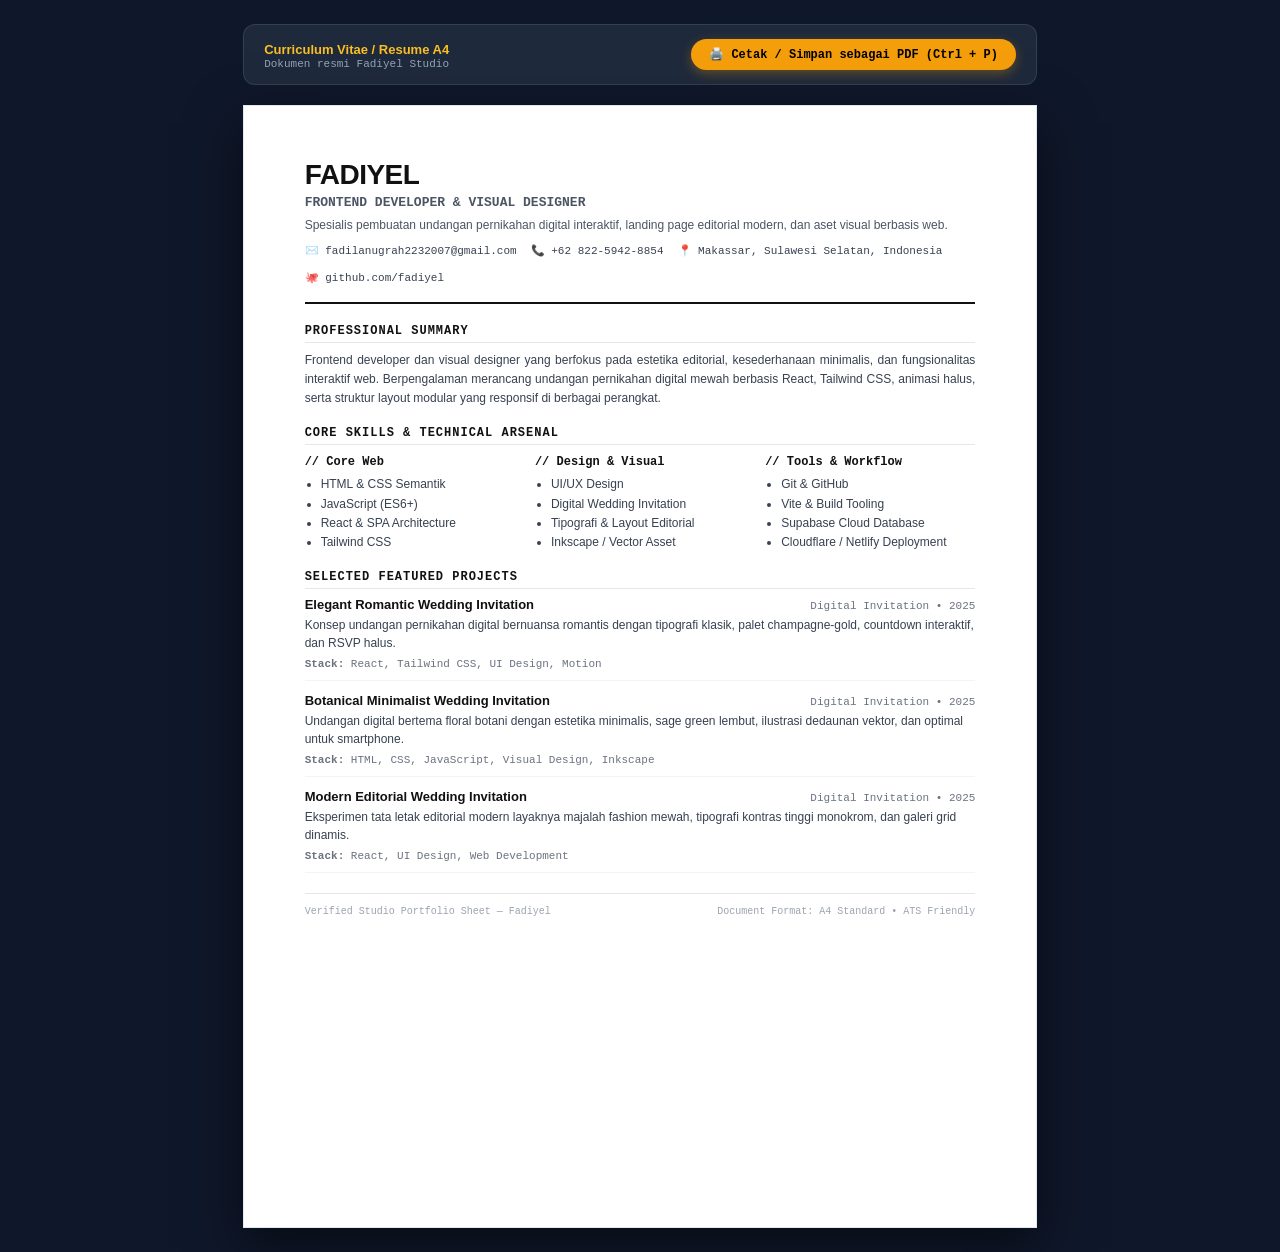
<file: public/cv.html>
<!DOCTYPE html>
<html lang="id">
<head>
  <meta charset="UTF-8">
  <meta name="viewport" content="width=device-width, initial-scale=1.0">
  <title>Curriculum Vitae - Fadiyel</title>
  <style>
    @page { 
      size: A4 portrait; 
      margin: 0; 
    }
    *, *::before, *::after {
      box-sizing: border-box;
    }
    body {
      font-family: -apple-system, BlinkMacSystemFont, "Segoe UI", Roboto, Helvetica, Arial, sans-serif;
      background: #0f172a;
      color: #111827;
      margin: 0;
      padding: 24px 16px;
      display: flex;
      flex-direction: column;
      align-items: center;
      -webkit-print-color-adjust: exact !important;
      print-color-adjust: exact !important;
    }
    .action-bar {
      width: 100%;
      max-width: 210mm;
      background: #1e293b;
      color: #f8fafc;
      border: 1px solid rgba(255,255,255,0.1);
      padding: 14px 20px;
      border-radius: 12px;
      margin-bottom: 20px;
      display: flex;
      flex-wrap: wrap;
      justify-content: space-between;
      align-items: center;
      gap: 12px;
    }
    .action-btn {
      background: #f59e0b;
      color: #000;
      font-weight: bold;
      padding: 8px 18px;
      border: none;
      border-radius: 9999px;
      cursor: pointer;
      font-family: monospace;
      font-size: 12px;
      box-shadow: 0 4px 12px rgba(245, 158, 11, 0.3);
      transition: opacity 0.2s;
    }
    .action-btn:hover {
      opacity: 0.9;
    }
    .sheet {
      background: #ffffff;
      width: 210mm;
      min-height: 297mm;
      max-width: 210mm;
      padding: 14mm 16mm;
      box-shadow: 0 20px 50px rgba(0,0,0,0.5);
      border: 1px solid #e2e8f0;
    }
    @media print {
      body { 
        background: #ffffff !important; 
        padding: 0 !important; 
        margin: 0 !important; 
      }
      .sheet { 
        box-shadow: none !important; 
        border: none !important; 
        padding: 12mm 16mm !important; 
        width: 210mm !important; 
        max-width: 210mm !important; 
        min-height: 297mm !important;
        margin: 0 auto !important; 
        page-break-after: avoid !important;
        break-after: avoid !important;
      }
      .no-print { 
        display: none !important; 
      }
    }
    .header { border-bottom: 2px solid #111; padding-bottom: 18px; margin-bottom: 20px; }
    .name { font-size: 28px; font-weight: 900; letter-spacing: -0.5px; margin: 0 0 4px 0; color: #111; text-transform: uppercase; }
    .profession { font-size: 13px; font-weight: bold; font-family: monospace; text-transform: uppercase; color: #4b5563; margin-bottom: 6px; }
    .headline { font-size: 12px; color: #4b5563; line-height: 1.5; margin: 0 0 10px 0; }
    .contact-bar { display: flex; flex-wrap: wrap; gap: 14px; font-size: 11px; font-family: monospace; color: #374151; }
    .section-title { font-size: 12px; font-family: monospace; font-weight: bold; text-transform: uppercase; letter-spacing: 1px; color: #111; border-bottom: 1px solid #e5e7eb; padding-bottom: 4px; margin-top: 18px; margin-bottom: 8px; }
    .bio { font-size: 12px; line-height: 1.6; color: #374151; text-align: justify; margin: 0; }
  </style>
</head>
<body>
  <div class="action-bar no-print">
    <div>
      <strong style="color: #fbbf24; font-size: 13px;">Curriculum Vitae / Resume A4</strong>
      <div style="font-size: 11px; color: #94a3b8; font-family: monospace;">Dokumen resmi Fadiyel Studio</div>
    </div>
    <button class="action-btn" onclick="window.print()">🖨️ Cetak / Simpan sebagai PDF (Ctrl + P)</button>
  </div>

  <div class="sheet">
    <div class="header">
      <div style="display: flex; justify-content: space-between; gap: 20px;">
        <div style="flex: 1;">
          <h1 class="name">FADIYEL</h1>
          <div class="profession">FRONTEND DEVELOPER & VISUAL DESIGNER</div>
          <p class="headline">Spesialis pembuatan undangan pernikahan digital interaktif, landing page editorial modern, dan aset visual berbasis web.</p>
          <div class="contact-bar">
            <span>✉️ fadilanugrah2232007@gmail.com</span>
            <span>📞 +62 822-5942-8854</span>
            <span>📍 Makassar, Sulawesi Selatan, Indonesia</span>
            <span>🐙 github.com/fadiyel</span>
          </div>
        </div>
      </div>
    </div>

    <div class="section-title">Professional Summary</div>
    <p class="bio">
      Frontend developer dan visual designer yang berfokus pada estetika editorial, kesederhanaan minimalis, dan fungsionalitas interaktif web. Berpengalaman merancang undangan pernikahan digital mewah berbasis React, Tailwind CSS, animasi halus, serta struktur layout modular yang responsif di berbagai perangkat.
    </p>

    <div class="section-title">Core Skills & Technical Arsenal</div>
    <div style="display: flex; gap: 20px; font-size: 12px; margin-top: 10px;">
      <div style="flex: 1;">
        <strong style="color: #111; font-family: monospace; display: block; margin-bottom: 6px;">// Core Web</strong>
        <ul style="margin: 0; padding-left: 16px; color: #374151; line-height: 1.6;">
          <li>HTML & CSS Semantik</li>
          <li>JavaScript (ES6+)</li>
          <li>React & SPA Architecture</li>
          <li>Tailwind CSS</li>
        </ul>
      </div>
      <div style="flex: 1;">
        <strong style="color: #111; font-family: monospace; display: block; margin-bottom: 6px;">// Design & Visual</strong>
        <ul style="margin: 0; padding-left: 16px; color: #374151; line-height: 1.6;">
          <li>UI/UX Design</li>
          <li>Digital Wedding Invitation</li>
          <li>Tipografi & Layout Editorial</li>
          <li>Inkscape / Vector Asset</li>
        </ul>
      </div>
      <div style="flex: 1;">
        <strong style="color: #111; font-family: monospace; display: block; margin-bottom: 6px;">// Tools & Workflow</strong>
        <ul style="margin: 0; padding-left: 16px; color: #374151; line-height: 1.6;">
          <li>Git & GitHub</li>
          <li>Vite & Build Tooling</li>
          <li>Supabase Cloud Database</li>
          <li>Cloudflare / Netlify Deployment</li>
        </ul>
      </div>
    </div>

    <div class="section-title">Selected Featured Projects</div>
    <div style="margin-bottom: 12px; padding-bottom: 10px; border-bottom: 1px solid #f3f4f6;">
      <div style="display: flex; justify-content: space-between; align-items: baseline;">
        <span style="font-size: 13px; font-weight: bold; color: #111;">Elegant Romantic Wedding Invitation</span>
        <span style="font-size: 11px; font-family: monospace; color: #6b7280;">Digital Invitation • 2025</span>
      </div>
      <p style="font-size: 12px; color: #374151; margin: 4px 0 6px 0; line-height: 1.5;">
        Konsep undangan pernikahan digital bernuansa romantis dengan tipografi klasik, palet champagne-gold, countdown interaktif, dan RSVP halus.
      </p>
      <div style="font-size: 11px; font-family: monospace; color: #6b7280;">
        <strong>Stack:</strong> React, Tailwind CSS, UI Design, Motion
      </div>
    </div>

    <div style="margin-bottom: 12px; padding-bottom: 10px; border-bottom: 1px solid #f3f4f6;">
      <div style="display: flex; justify-content: space-between; align-items: baseline;">
        <span style="font-size: 13px; font-weight: bold; color: #111;">Botanical Minimalist Wedding Invitation</span>
        <span style="font-size: 11px; font-family: monospace; color: #6b7280;">Digital Invitation • 2025</span>
      </div>
      <p style="font-size: 12px; color: #374151; margin: 4px 0 6px 0; line-height: 1.5;">
        Undangan digital bertema floral botani dengan estetika minimalis, sage green lembut, ilustrasi dedaunan vektor, dan optimal untuk smartphone.
      </p>
      <div style="font-size: 11px; font-family: monospace; color: #6b7280;">
        <strong>Stack:</strong> HTML, CSS, JavaScript, Visual Design, Inkscape
      </div>
    </div>

    <div style="margin-bottom: 12px; padding-bottom: 10px; border-bottom: 1px solid #f3f4f6;">
      <div style="display: flex; justify-content: space-between; align-items: baseline;">
        <span style="font-size: 13px; font-weight: bold; color: #111;">Modern Editorial Wedding Invitation</span>
        <span style="font-size: 11px; font-family: monospace; color: #6b7280;">Digital Invitation • 2025</span>
      </div>
      <p style="font-size: 12px; color: #374151; margin: 4px 0 6px 0; line-height: 1.5;">
        Eksperimen tata letak editorial modern layaknya majalah fashion mewah, tipografi kontras tinggi monokrom, dan galeri grid dinamis.
      </p>
      <div style="font-size: 11px; font-family: monospace; color: #6b7280;">
        <strong>Stack:</strong> React, UI Design, Web Development
      </div>
    </div>

    <div style="margin-top: 20px; padding-top: 12px; border-top: 1px solid #e5e7eb; font-size: 10px; font-family: monospace; color: #9ca3af; display: flex; justify-content: space-between;">
      <span>Verified Studio Portfolio Sheet — Fadiyel</span>
      <span>Document Format: A4 Standard • ATS Friendly</span>
    </div>
  </div>
</body>
</html>
</file>
